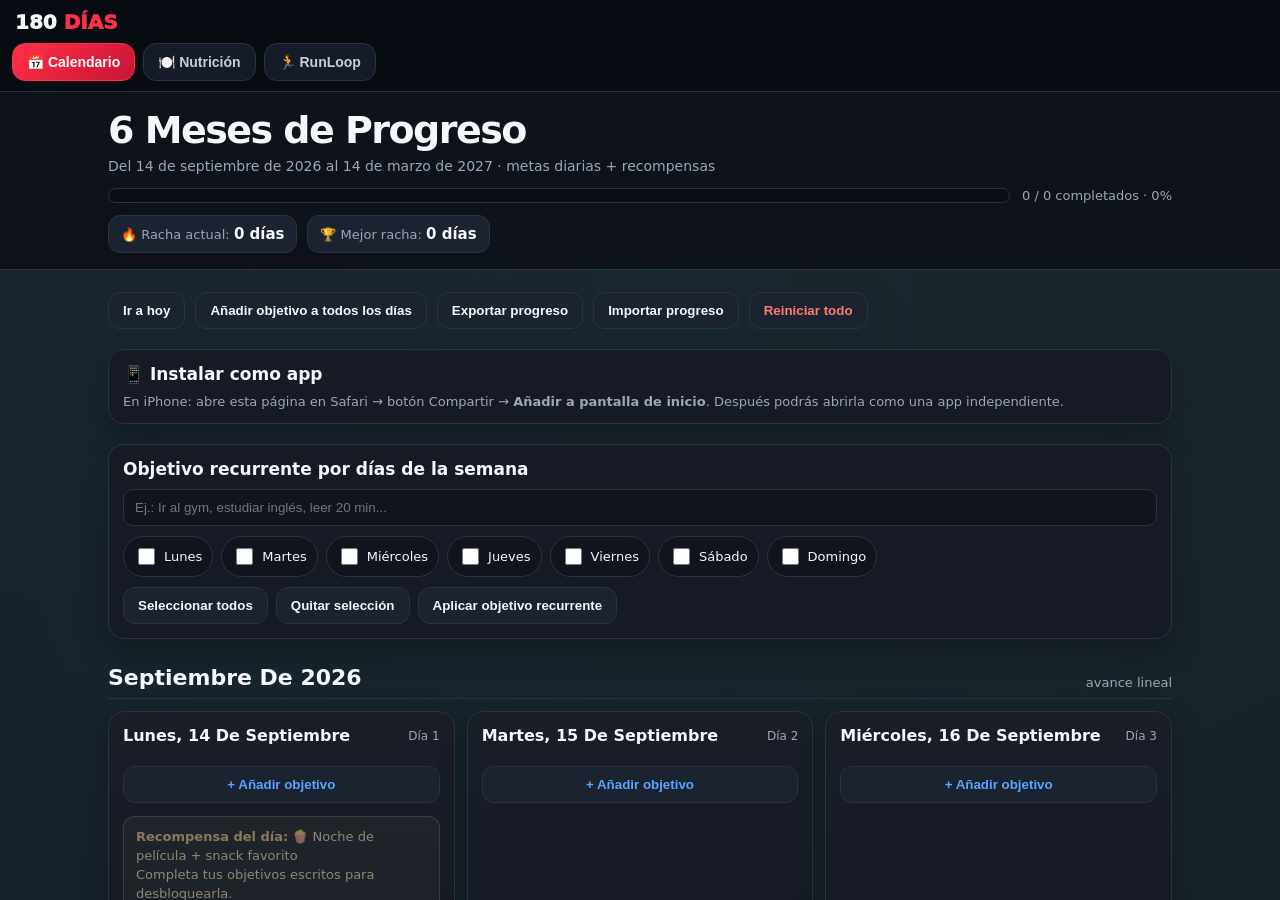
<file: index.html>
<!DOCTYPE html>
<html lang="es"><head><meta charset="UTF-8"><meta name="viewport" content="width=device-width,initial-scale=1.0,viewport-fit=cover"><meta name="theme-color" content="#0d1017"><link rel="manifest" href="manifest.json"><link rel="apple-touch-icon" href="icon-192.png"><title>180 Days</title><style>:root{--bg:#0d1017;--line:#2a3344;--text:#f5f7fb;--red:#ff3048}*{box-sizing:border-box}html,body{margin:0;width:100%;height:100%;overflow:hidden;background:var(--bg);font-family:Inter,ui-sans-serif,system-ui,-apple-system,BlinkMacSystemFont,"Segoe UI",sans-serif;color:var(--text)}.shell{height:100dvh;display:grid;grid-template-rows:auto 1fr}.nav-wrap{padding:calc(10px + env(safe-area-inset-top)) 12px 10px;background:rgba(8,12,19,.97);border-bottom:1px solid var(--line);z-index:20}.brand{font-size:20px;font-weight:950;margin:0 0 9px 3px}.brand span{color:var(--red)}.tabs{display:flex;gap:8px;overflow-x:auto}.tab{border:1px solid var(--line);background:#151b27;color:#c7d0df;border-radius:13px;padding:10px 14px;font-weight:900;font-size:14px;white-space:nowrap}.tab.active{background:linear-gradient(135deg,#ff3048,#c91434);border-color:#ff3048;color:#fff}.view{width:100%;height:100%;border:0;background:var(--bg);display:block}</style></head><body><div class="shell"><header class="nav-wrap"><div class="brand">180 <span>DÍAS</span></div><nav class="tabs"><button class="tab active" data-page="calendar.html">📅 Calendario</button><button class="tab" data-page="nutrition.html">🍽️ Nutrición</button><button class="tab" data-page="runloop.html">🏃 RunLoop</button></nav></header><iframe id="appView" class="view" src="calendar.html" allow="geolocation *"></iframe></div><script>const frame=document.getElementById('appView'),tabs=[...document.querySelectorAll('.tab')];function openPage(p){frame.src=p;tabs.forEach(t=>t.classList.toggle('active',t.dataset.page===p));location.hash=p.replace('.html','')}tabs.forEach(t=>t.onclick=()=>openPage(t.dataset.page));const h=location.hash.slice(1);if(h==='nutrition')openPage('nutrition.html');else if(h==='runloop')openPage('runloop.html');</script></body></html>
</file>
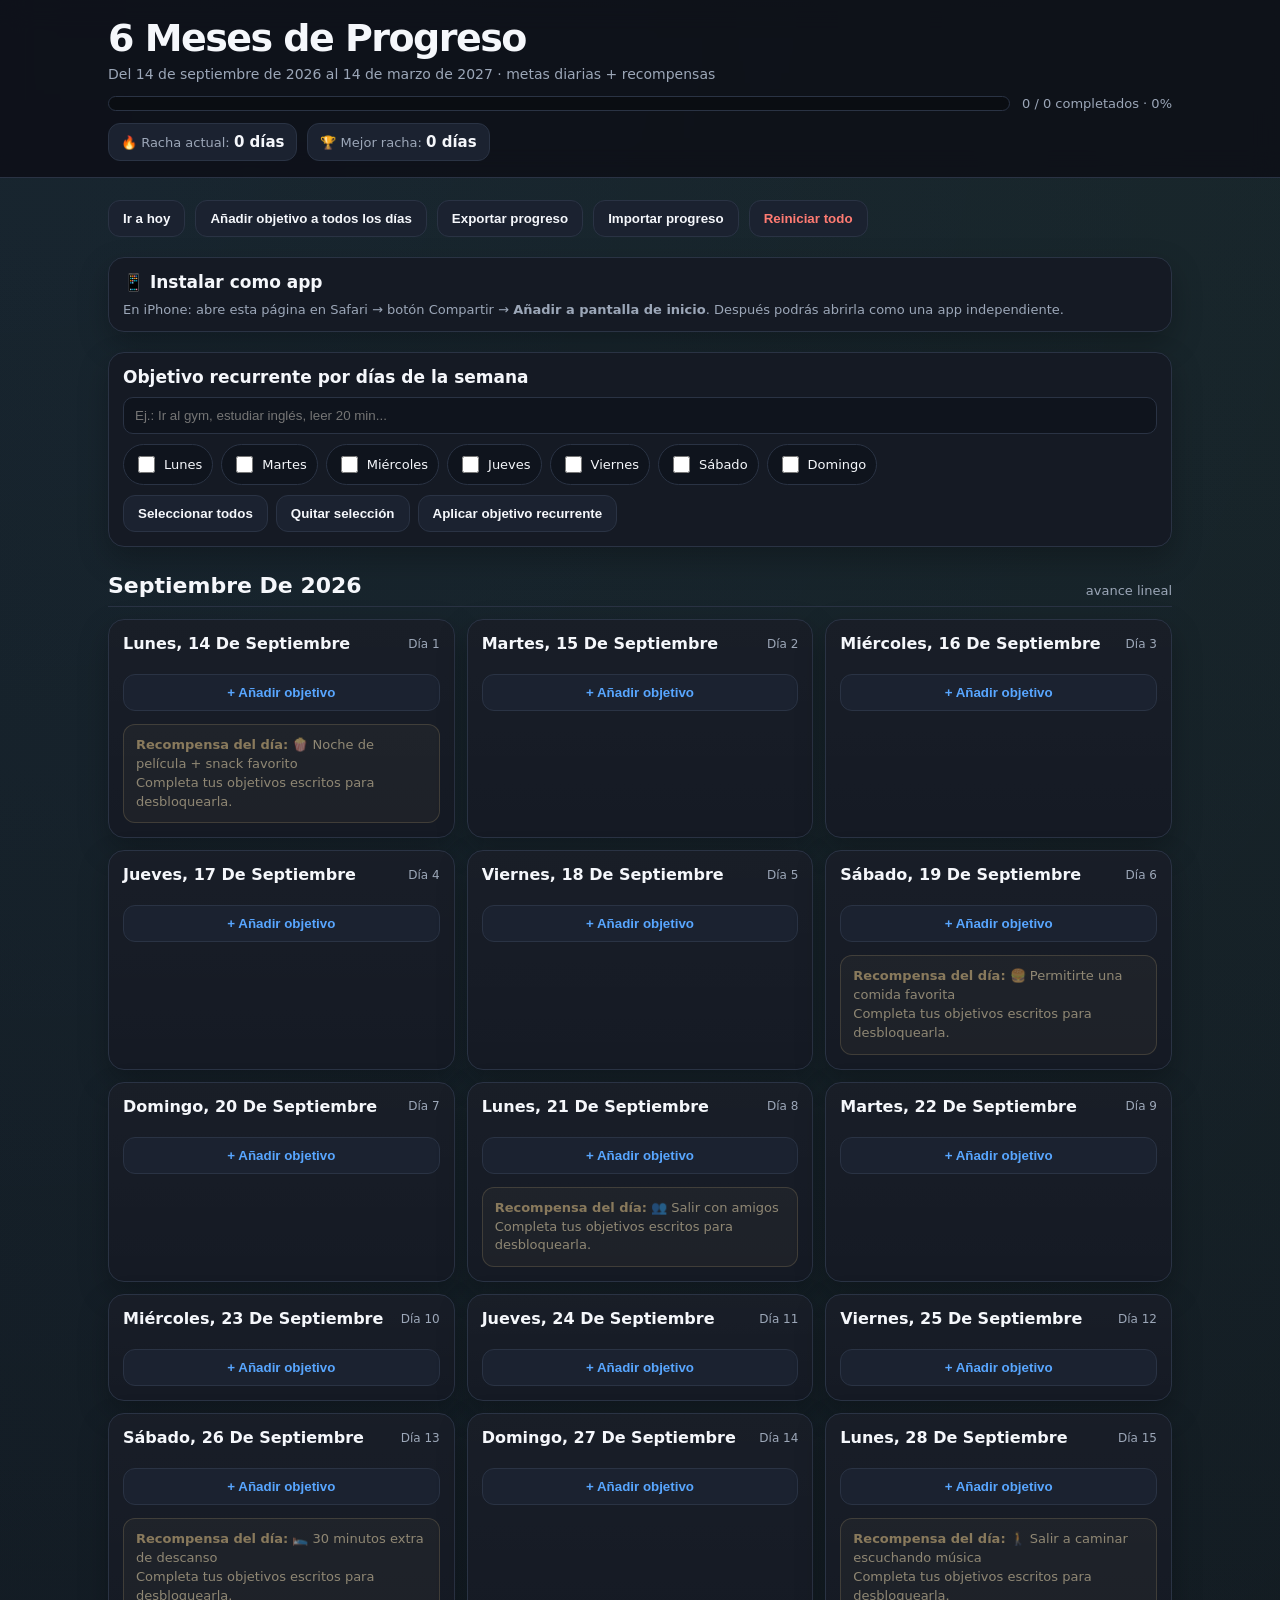
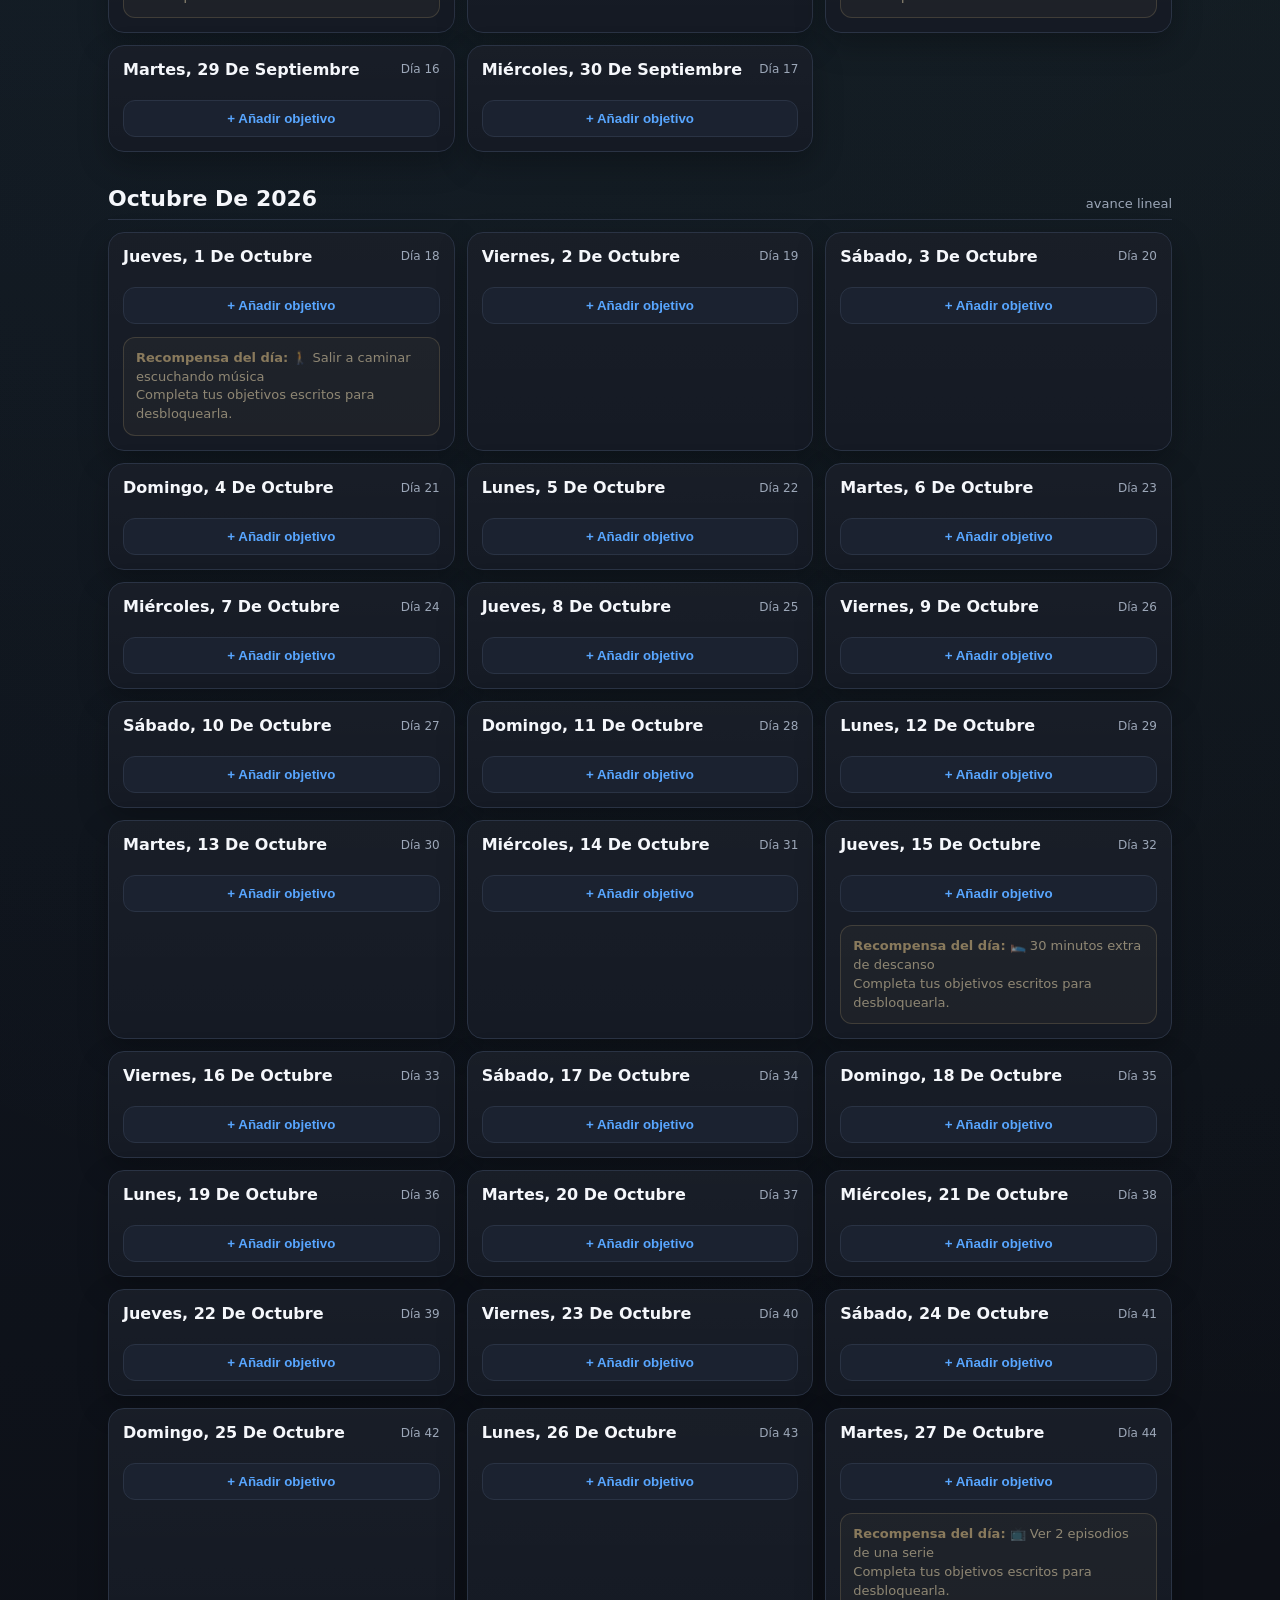
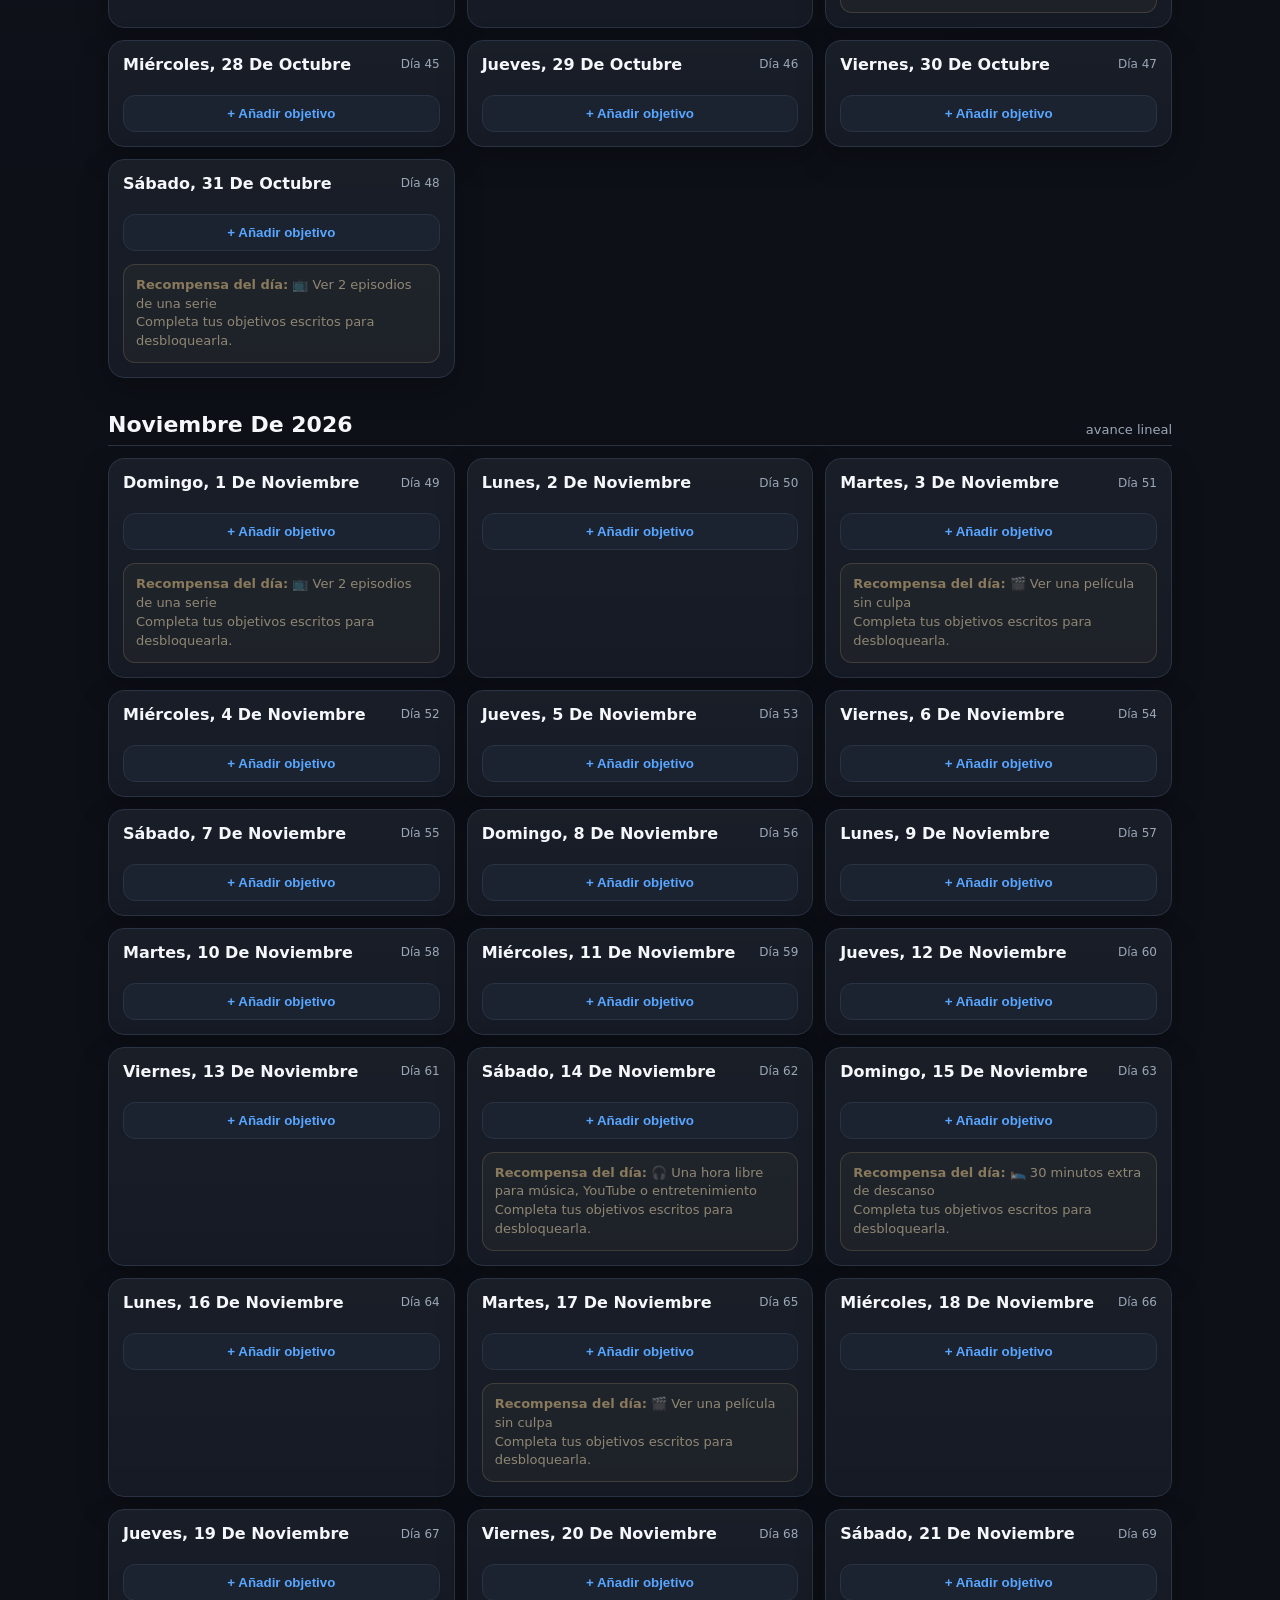
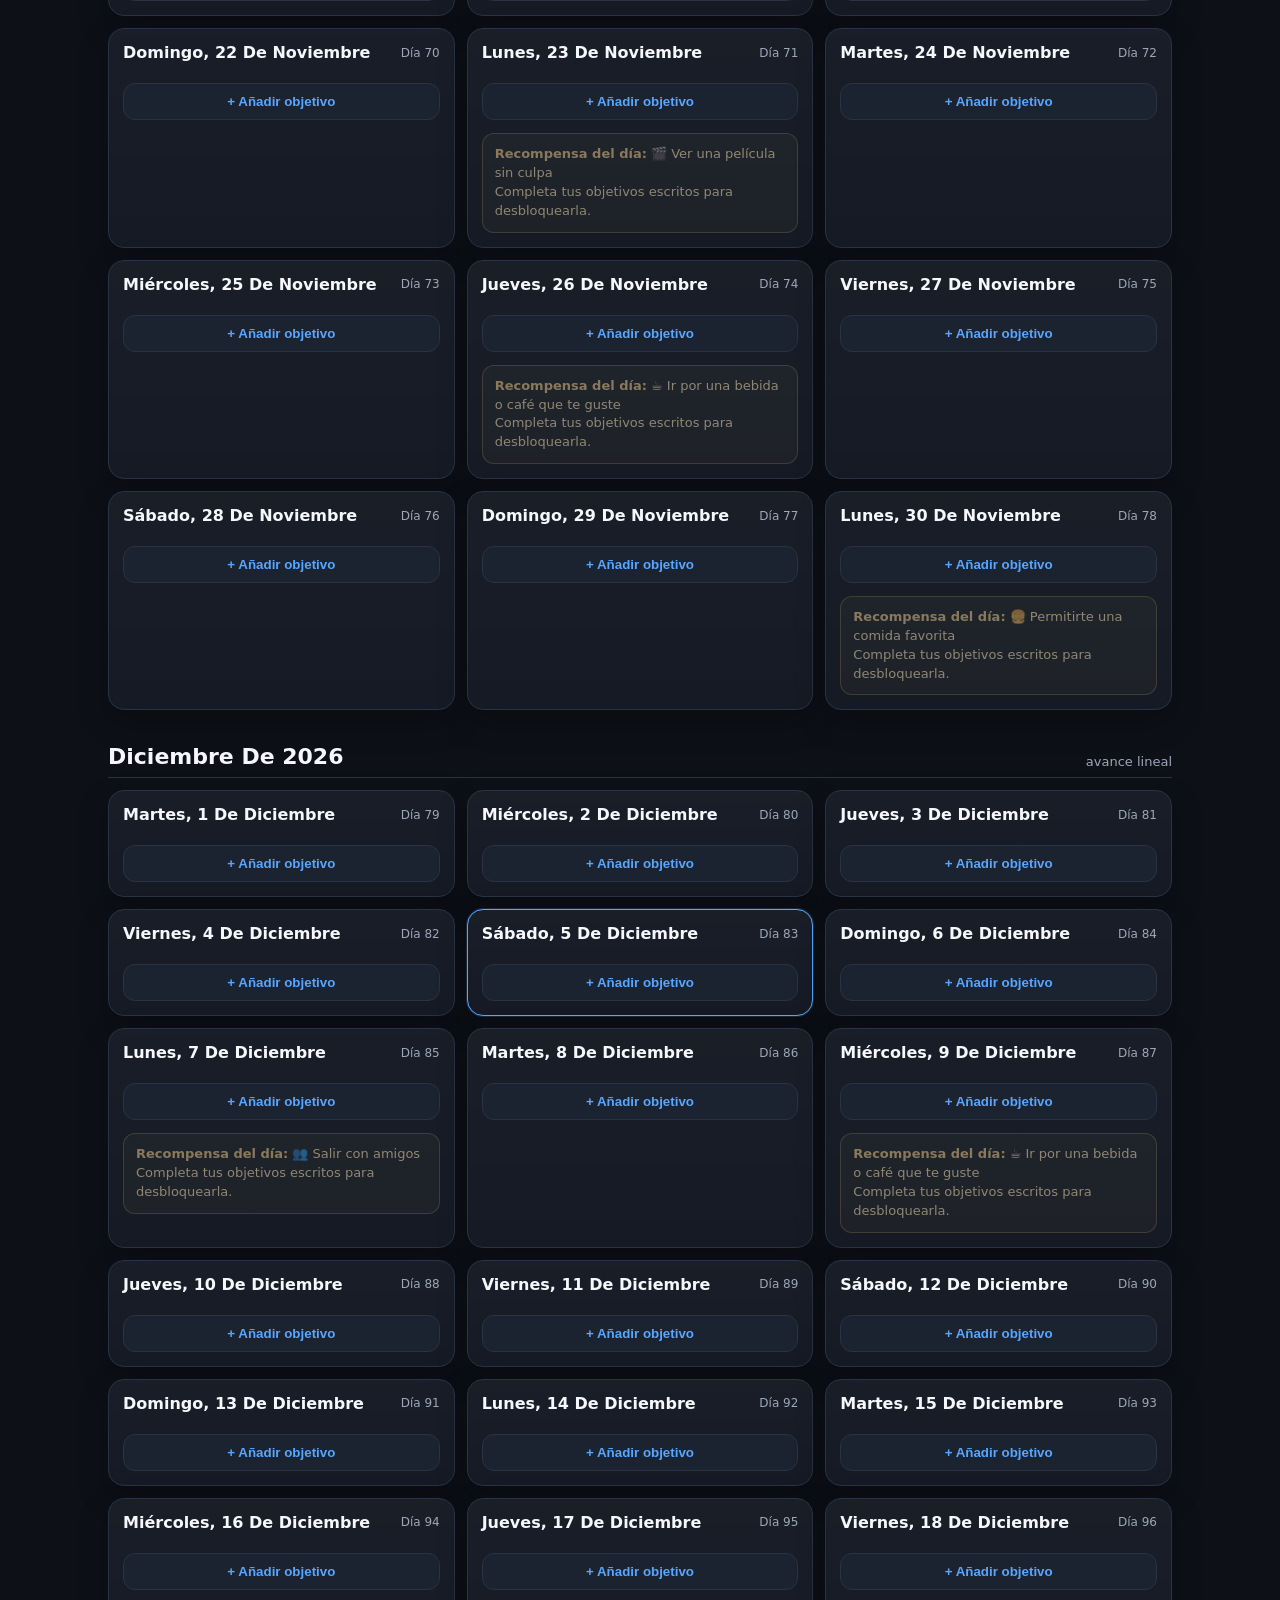
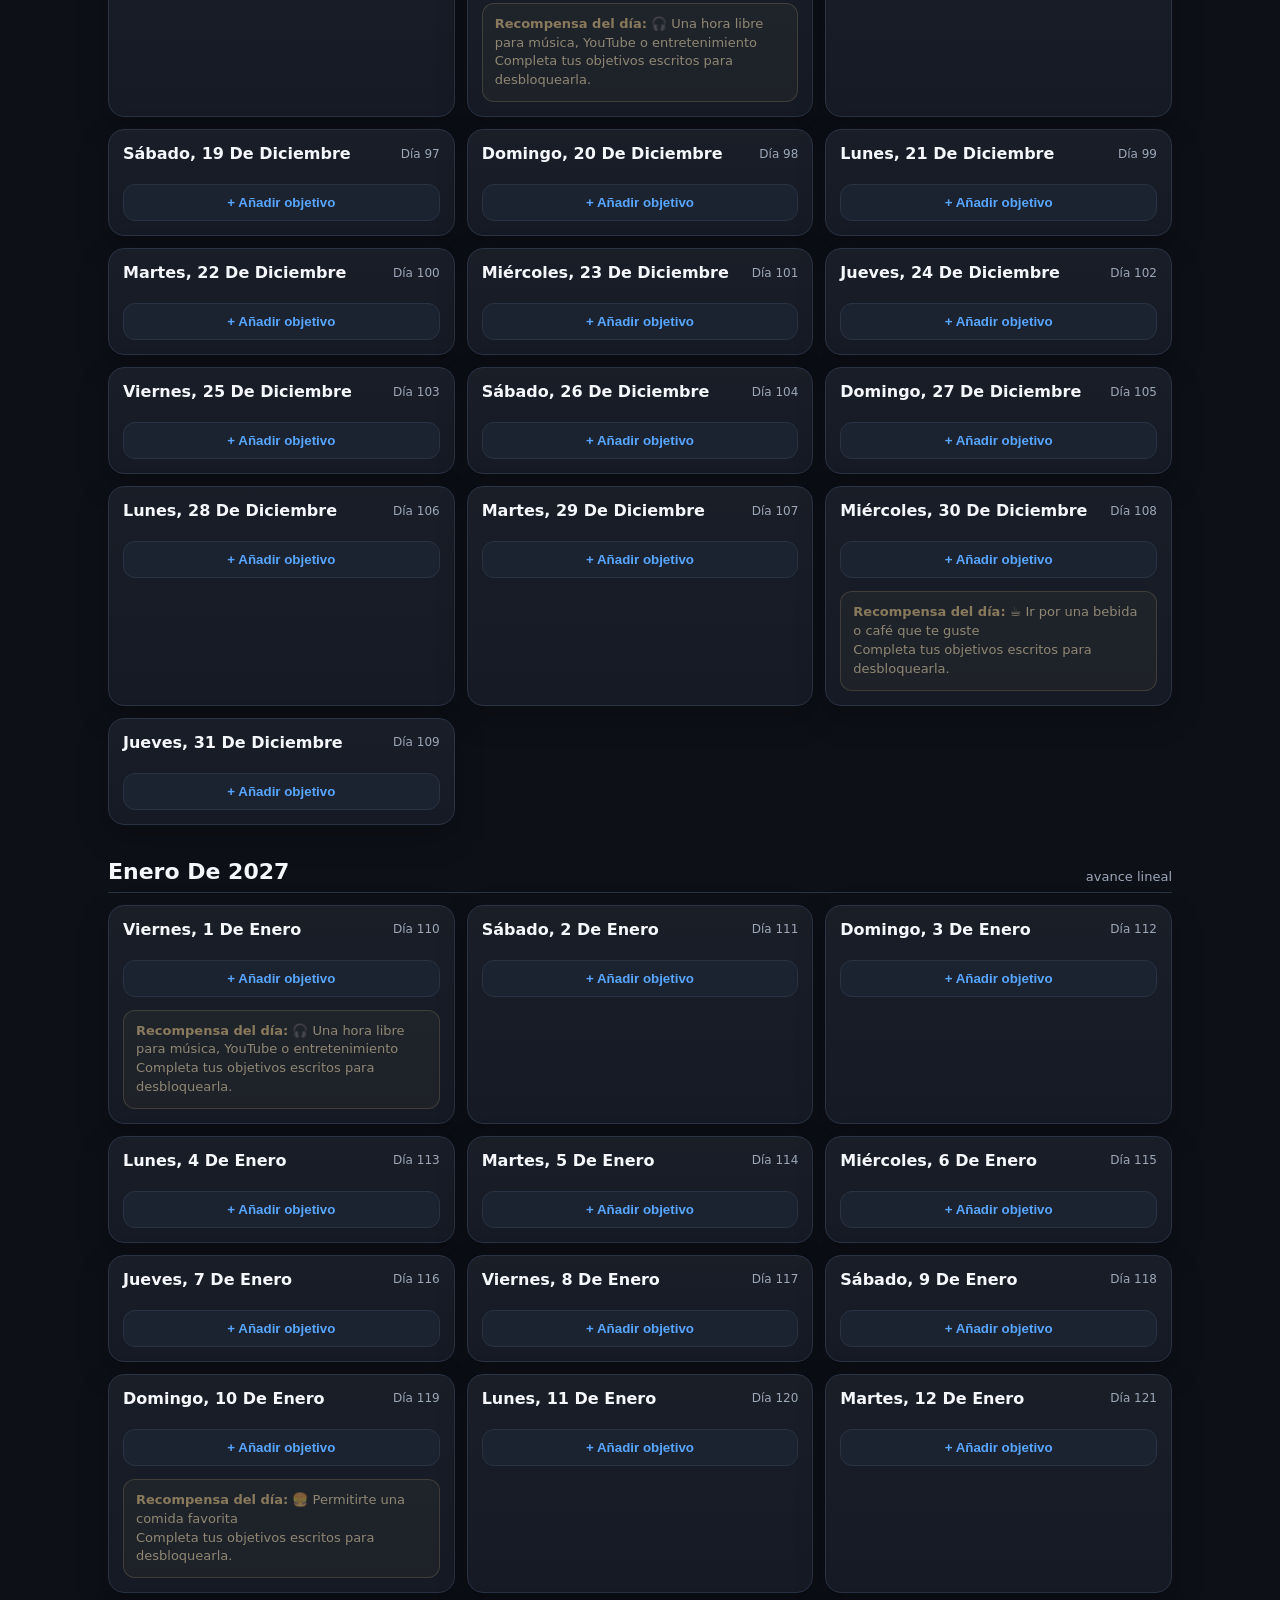
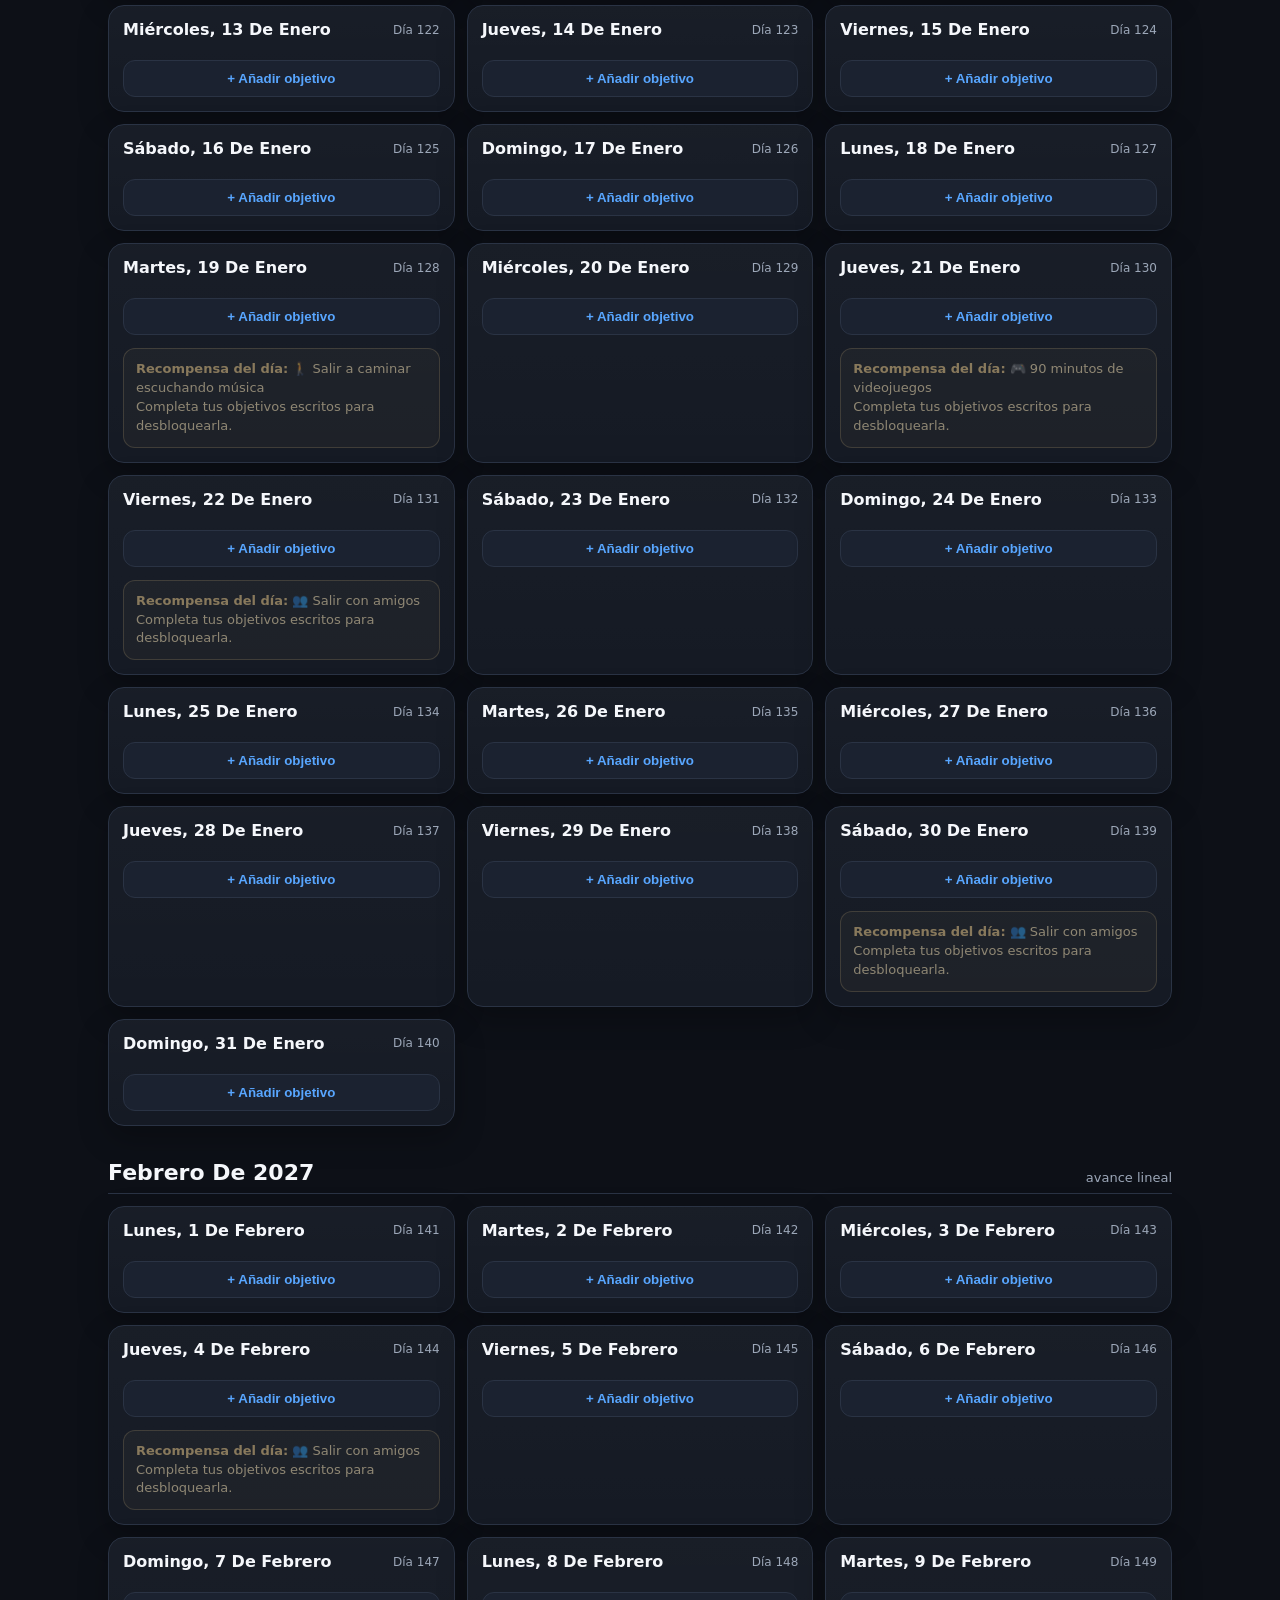
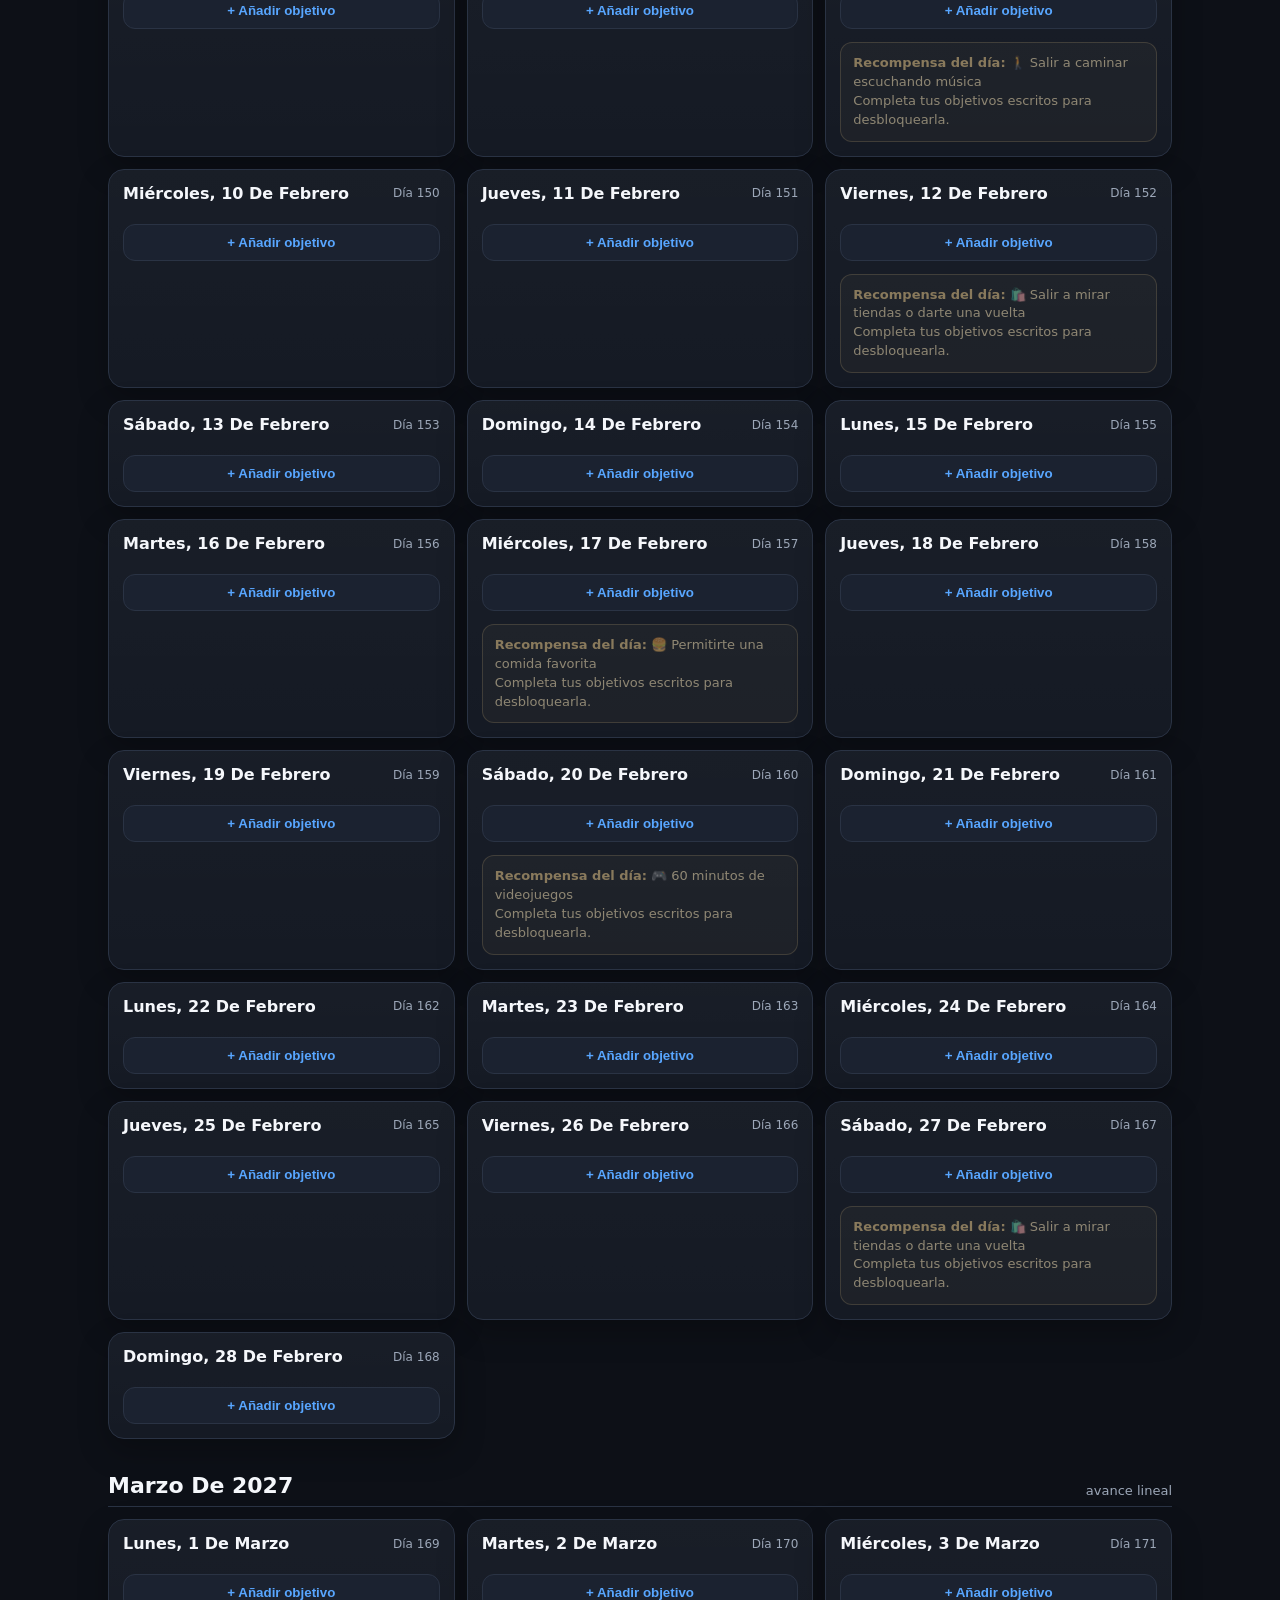
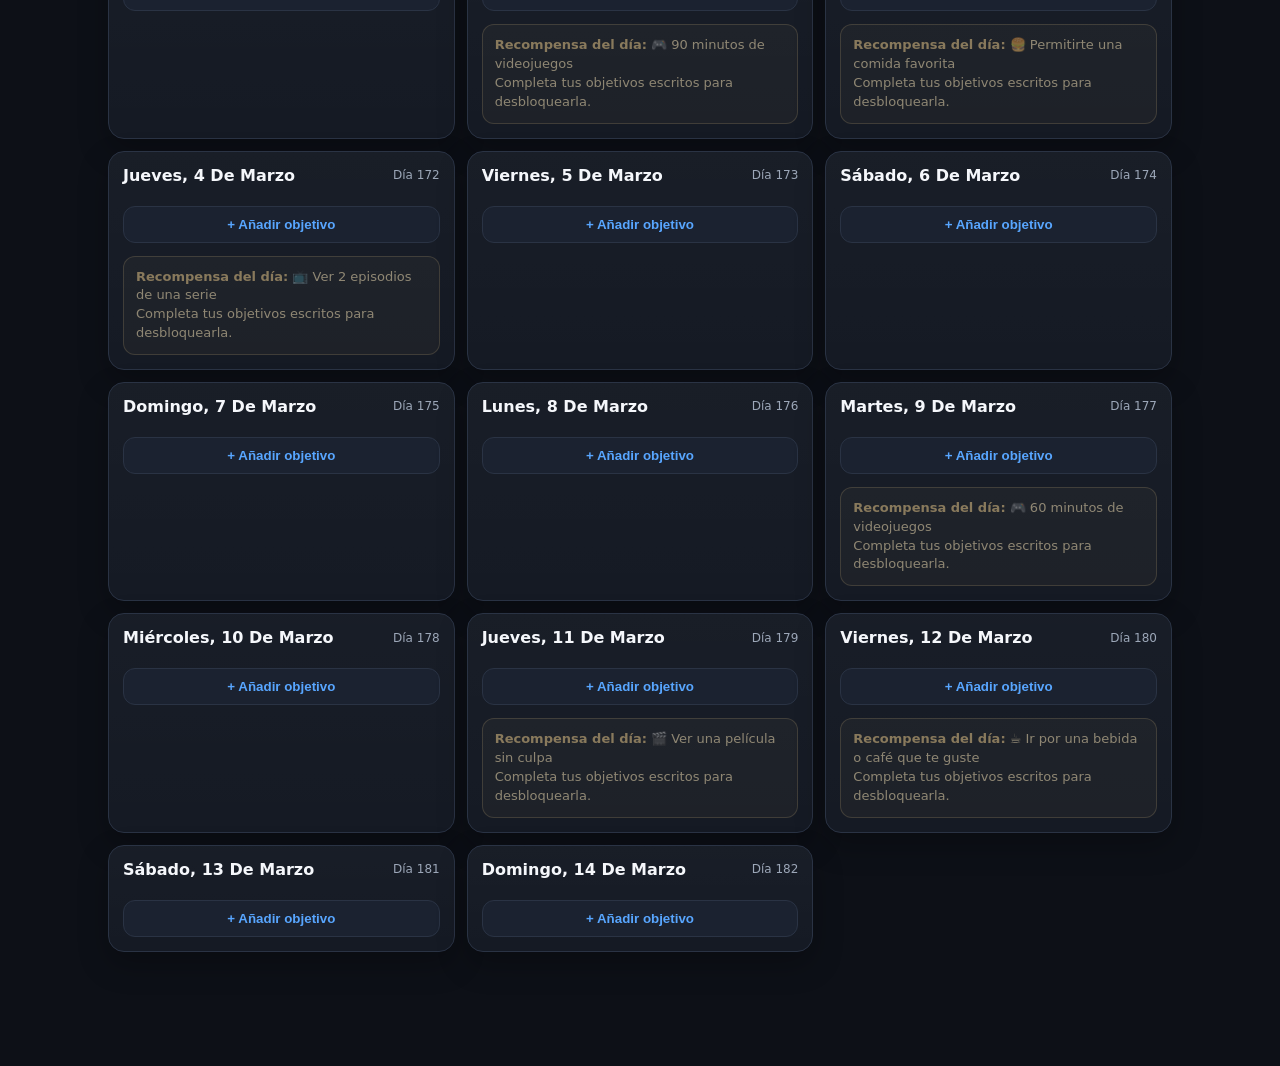
<file: calendar.html>
<!DOCTYPE html>
<html lang="es">
<head>
  <meta charset="UTF-8" />
  <meta name="viewport" content="width=device-width, initial-scale=1.0" />
  <title>180 Days</title>
  <meta name="theme-color" content="#0d1017" />
  <meta name="apple-mobile-web-app-capable" content="yes" />
  <meta name="apple-mobile-web-app-status-bar-style" content="black-translucent" />
  <meta name="apple-mobile-web-app-title" content="180 Days" />
  <link rel="manifest" href="manifest.json" />
  <link rel="apple-touch-icon" href="icon-192.png" />

  <style>
    :root {
      --bg: #0d1017;
      --card: #151a24;
      --card-2: #1b2230;
      --text: #f5f7fb;
      --muted: #9ca7b8;
      --line: #2a3344;
      --accent: #7ee787;
      --accent-2: #58a6ff;
      --reward: #f0c674;
      --danger: #ff7b72;
      --shadow: 0 12px 30px rgba(0,0,0,.25);
    }

    * { box-sizing: border-box; }

    body {
      margin: 0;
      font-family: Inter, ui-sans-serif, system-ui, -apple-system, BlinkMacSystemFont, "Segoe UI", sans-serif;
      background:
        radial-gradient(circle at top left, rgba(88,166,255,.09), transparent 28%),
        radial-gradient(circle at top right, rgba(126,231,135,.07), transparent 25%),
        var(--bg);
      color: var(--text);
      min-height: 100vh;
    }

    header {
      position: sticky;
      top: 0;
      z-index: 20;
      backdrop-filter: blur(14px);
      background: rgba(13,16,23,.87);
      border-bottom: 1px solid var(--line);
    }

    .header-inner {
      max-width: 1100px;
      margin: auto;
      padding: 16px 18px;
    }

    h1 {
      margin: 0 0 6px;
      font-size: clamp(24px, 4vw, 38px);
      letter-spacing: -0.04em;
    }

    .subtitle {
      color: var(--muted);
      font-size: 14px;
      margin-bottom: 14px;
    }

    .topbar {
      display: grid;
      grid-template-columns: 1fr auto;
      gap: 12px;
      align-items: center;
    }

    .progress-wrap {
      background: #0a0d12;
      border: 1px solid var(--line);
      height: 15px;
      border-radius: 999px;
      overflow: hidden;
    }

    .progress-bar {
      height: 100%;
      width: 0%;
      background: linear-gradient(90deg, var(--accent-2), var(--accent));
      transition: width .25s ease;
    }

    .stats {
      color: var(--muted);
      font-size: 13px;
      white-space: nowrap;
    }

    main {
      max-width: 1100px;
      margin: 0 auto;
      padding: 22px 18px 80px;
    }

    .controls {
      display: flex;
      gap: 10px;
      flex-wrap: wrap;
      margin-bottom: 20px;
    }

    button {
      border: 1px solid var(--line);
      background: var(--card-2);
      color: var(--text);
      padding: 10px 14px;
      border-radius: 12px;
      font-weight: 700;
      cursor: pointer;
    }

    button:hover { filter: brightness(1.08); }

    .danger {
      color: var(--danger);
    }

    .month {
      margin: 26px 0 34px;
    }

    .month-title {
      display: flex;
      justify-content: space-between;
      gap: 10px;
      align-items: end;
      margin-bottom: 12px;
      border-bottom: 1px solid var(--line);
      padding-bottom: 8px;
    }

    .month-title h2 {
      margin: 0;
      font-size: 22px;
      text-transform: capitalize;
    }

    .month-title span {
      color: var(--muted);
      font-size: 13px;
    }

    .days {
      display: grid;
      gap: 12px;
    }

    .day {
      background: linear-gradient(180deg, rgba(255,255,255,.015), rgba(255,255,255,0)), var(--card);
      border: 1px solid var(--line);
      border-radius: 16px;
      padding: 14px;
      box-shadow: var(--shadow);
    }

    .day.today {
      border-color: var(--accent-2);
      box-shadow: 0 0 0 1px rgba(88,166,255,.18), var(--shadow);
    }

    .day.done-all {
      border-color: rgba(126,231,135,.65);
    }

    .day-head {
      display: flex;
      justify-content: space-between;
      gap: 12px;
      margin-bottom: 12px;
      align-items: center;
    }

    .date {
      font-weight: 800;
      text-transform: capitalize;
    }

    .day-index {
      color: var(--muted);
      font-size: 12px;
    }

    .goals {
      display: grid;
      gap: 8px;
    }

    .goal-row {
      display: grid;
      grid-template-columns: 26px 1fr 36px;
      gap: 8px;
      align-items: center;
    }

    input[type="checkbox"] {
      width: 20px;
      height: 20px;
      accent-color: var(--accent);
      cursor: pointer;
    }

    .goal-input {
      width: 100%;
      min-width: 0;
      border: 1px solid var(--line);
      background: #0f141d;
      color: var(--text);
      border-radius: 10px;
      padding: 10px 11px;
      outline: none;
    }

    .goal-input:focus {
      border-color: var(--accent-2);
    }

    .goal-row.checked .goal-input {
      text-decoration: line-through;
      color: var(--muted);
      opacity: .75;
    }

    .icon-btn {
      padding: 7px 0;
      border-radius: 10px;
    }

    .add-goal {
      width: 100%;
      margin-top: 9px;
      color: var(--accent-2);
    }

    .reward {
      margin-top: 13px;
      padding: 11px 12px;
      border-radius: 12px;
      border: 1px solid rgba(240,198,116,.32);
      background: rgba(240,198,116,.08);
      color: #f7dfa5;
      font-size: 13px;
      line-height: 1.45;
    }

    .reward strong { color: var(--reward); }

    .reward.locked {
      opacity: .55;
      filter: grayscale(.25);
    }

    .empty-note {
      color: var(--muted);
      font-size: 13px;
      margin-top: 10px;
    }

    @media (min-width: 760px) {
      .days {
        grid-template-columns: repeat(2, minmax(0, 1fr));
      }
    }

    @media (min-width: 1050px) {
      .days {
        grid-template-columns: repeat(3, minmax(0, 1fr));
      }
    }

    .recurring-panel {
      background: var(--card);
      border: 1px solid var(--line);
      border-radius: 16px;
      padding: 14px;
      margin-bottom: 20px;
      box-shadow: var(--shadow);
    }

    .recurring-panel h3 {
      margin: 0 0 10px;
      font-size: 17px;
    }

    .recurring-grid {
      display: grid;
      gap: 10px;
    }

    .weekdays {
      display: flex;
      flex-wrap: wrap;
      gap: 8px;
    }

    .weekday-chip {
      display: inline-flex;
      align-items: center;
      gap: 6px;
      background: #0f141d;
      border: 1px solid var(--line);
      padding: 8px 10px;
      border-radius: 999px;
      font-size: 13px;
    }

    .weekday-chip input {
      width: 17px;
      height: 17px;
    }

    .recurring-panel input[type="text"],
    .recurring-panel select {
      width: 100%;
      border: 1px solid var(--line);
      background: #0f141d;
      color: var(--text);
      border-radius: 10px;
      padding: 10px 11px;
      outline: none;
    }

    .recurring-actions {
      display: flex;
      gap: 8px;
      flex-wrap: wrap;
    }


    .streaks {
      display: flex;
      gap: 10px;
      flex-wrap: wrap;
      margin-top: 12px;
    }

    .streak-card {
      background: var(--card-2);
      border: 1px solid var(--line);
      border-radius: 12px;
      padding: 9px 12px;
      font-size: 13px;
      color: var(--muted);
    }

    .streak-card strong {
      color: var(--text);
      font-size: 15px;
    }

    .day.streak-day {
      box-shadow: 0 0 0 1px rgba(126,231,135,.22), var(--shadow);
    }

  </style>
</head>
<body>
  <header>
    <div class="header-inner">
      <h1>6 Meses de Progreso</h1>
      <div class="subtitle">Del 14 de septiembre de 2026 al 14 de marzo de 2027 · metas diarias + recompensas</div>
      <div class="topbar">
        <div class="progress-wrap"><div class="progress-bar" id="progressBar"></div></div>
        <div class="stats" id="stats">0 / 0 completados</div>
      </div>
      <div class="streaks">
        <div class="streak-card">🔥 Racha actual: <strong id="currentStreak">0 días</strong></div>
        <div class="streak-card">🏆 Mejor racha: <strong id="bestStreak">0 días</strong></div>
      </div>
    </div>
  </header>

  <main>
    <div class="controls">
      <button onclick="scrollToday()">Ir a hoy</button>
      <button onclick="addGoalToAll()">Añadir objetivo a todos los días</button>
      <button onclick="exportData()">Exportar progreso</button>
      <button onclick="importData()">Importar progreso</button>
      <button class="danger" onclick="resetAll()">Reiniciar todo</button>
    </div>


    <section class="recurring-panel">
      <h3>📱 Instalar como app</h3>
      <div class="empty-note">
        En iPhone: abre esta página en Safari → botón Compartir → <strong>Añadir a pantalla de inicio</strong>.
        Después podrás abrirla como una app independiente.
      </div>
    </section>

    <section class="recurring-panel">
      <h3>Objetivo recurrente por días de la semana</h3>
      <div class="recurring-grid">
        <input id="recurringGoalText" type="text" placeholder="Ej.: Ir al gym, estudiar inglés, leer 20 min..." />

        <div class="weekdays">
          <label class="weekday-chip"><input type="checkbox" value="1" class="weekday-check"> Lunes</label>
          <label class="weekday-chip"><input type="checkbox" value="2" class="weekday-check"> Martes</label>
          <label class="weekday-chip"><input type="checkbox" value="3" class="weekday-check"> Miércoles</label>
          <label class="weekday-chip"><input type="checkbox" value="4" class="weekday-check"> Jueves</label>
          <label class="weekday-chip"><input type="checkbox" value="5" class="weekday-check"> Viernes</label>
          <label class="weekday-chip"><input type="checkbox" value="6" class="weekday-check"> Sábado</label>
          <label class="weekday-chip"><input type="checkbox" value="0" class="weekday-check"> Domingo</label>
        </div>

        <div class="recurring-actions">
          <button onclick="selectAllWeekdays()">Seleccionar todos</button>
          <button onclick="clearWeekdays()">Quitar selección</button>
          <button onclick="addRecurringGoal()">Aplicar objetivo recurrente</button>
        </div>
      </div>
    </section>

    <div id="calendar"></div>
  </main>

<script>
const START = new Date('2026-09-14T00:00:00');
const END = new Date('2027-03-14T00:00:00');
const STORAGE_KEY = 'avance_lineal_6_meses_v1';

const rewardPool = [
  '🎮 60 minutos de videojuegos',
  '🎮 90 minutos de videojuegos',
  '🎬 Ver una película sin culpa',
  '🍿 Noche de película + snack favorito',
  '🚶 Salir a caminar escuchando música',
  '☕ Ir por una bebida o café que te guste',
  '🍔 Permitirte una comida favorita',
  '📺 Ver 2 episodios de una serie',
  '🛌 30 minutos extra de descanso',
  '🛍️ Salir a mirar tiendas o darte una vuelta',
  '👥 Salir con amigos',
  '🎧 Una hora libre para música, YouTube o entretenimiento'
];

const defaultGoalPlaceholders = [
  'Objetivo principal del día',
  'Objetivo secundario',
  'Hábito / mejora personal'
];

let state = loadState();

function keyFor(date) {
  return date.toISOString().slice(0,10);
}

function loadState() {
  try {
    const loaded = JSON.parse(localStorage.getItem(STORAGE_KEY)) || { days: {}, rewards: {} };

    // Remove empty default rows from earlier versions while preserving real goals.
    if (loaded.days) {
      Object.values(loaded.days).forEach(day => {
        if (Array.isArray(day.goals)) {
          day.goals = day.goals.filter(goal => goal.text && goal.text.trim());
        }
      });
    }

    return loaded;
  } catch {
    return { days: {}, rewards: {} };
  }
}

function saveState() {
  localStorage.setItem(STORAGE_KEY, JSON.stringify(state));
  updateProgress();
}

function seededRandom(str) {
  let h = 2166136261;
  for (let i = 0; i < str.length; i++) {
    h ^= str.charCodeAt(i);
    h = Math.imul(h, 16777619);
  }
  return (h >>> 0) / 4294967296;
}

function rewardForDate(date) {
  const key = keyFor(date);
  if (state.rewards[key] !== undefined) return state.rewards[key];

  const chance = seededRandom(key + '-reward-chance');
  if (chance < 0.24) {
    const idx = Math.floor(seededRandom(key + '-reward-pick') * rewardPool.length);
    state.rewards[key] = rewardPool[idx];
  } else {
    state.rewards[key] = null;
  }
  localStorage.setItem(STORAGE_KEY, JSON.stringify(state));
  return state.rewards[key];
}

function ensureDay(key) {
  if (!state.days[key]) {
    state.days[key] = {
      goals: []
    };
  }
  return state.days[key];
}

function monthName(date) {
  return date.toLocaleDateString('es-ES', { month: 'long', year: 'numeric' });
}

function fullDate(date) {
  return date.toLocaleDateString('es-ES', {
    weekday: 'long', day: 'numeric', month: 'long'
  });
}

function render() {
  const root = document.getElementById('calendar');
  root.innerHTML = '';

  let current = new Date(START);
  let monthBlock = null;
  let monthDays = null;
  let currentMonth = -1;
  let dayIndex = 1;

  while (current <= END) {
    if (current.getMonth() !== currentMonth) {
      currentMonth = current.getMonth();
      monthBlock = document.createElement('section');
      monthBlock.className = 'month';

      const title = document.createElement('div');
      title.className = 'month-title';
      title.innerHTML = `<h2>${monthName(current)}</h2><span>avance lineal</span>`;

      monthDays = document.createElement('div');
      monthDays.className = 'days';

      monthBlock.appendChild(title);
      monthBlock.appendChild(monthDays);
      root.appendChild(monthBlock);
    }

    monthDays.appendChild(renderDay(new Date(current), dayIndex));
    current.setDate(current.getDate() + 1);
    dayIndex++;
  }

  updateProgress();
}

function renderDay(date, dayIndex) {
  const key = keyFor(date);
  const data = ensureDay(key);
  const card = document.createElement('article');
  card.className = 'day';
  card.id = `day-${key}`;

  const todayKey = keyFor(new Date());
  if (key === todayKey) card.classList.add('today');

  const head = document.createElement('div');
  head.className = 'day-head';
  head.innerHTML = `<div class="date">${fullDate(date)}</div><div class="day-index">Día ${dayIndex}</div>`;
  card.appendChild(head);

  const goals = document.createElement('div');
  goals.className = 'goals';

  data.goals.forEach((goal, idx) => {
    goals.appendChild(renderGoalRow(key, idx, goal));
  });

  card.appendChild(goals);

  const add = document.createElement('button');
  add.className = 'add-goal';
  add.textContent = '+ Añadir objetivo';
  add.onclick = () => {
    data.goals.push({ text: '', done: false });
    saveState();
    render();
    setTimeout(() => {
      const inputs = document.querySelectorAll(`#day-${key} .goal-input`);
      inputs[inputs.length - 1]?.focus();
    }, 0);
  };
  card.appendChild(add);

  const reward = rewardForDate(date);
  if (reward) {
    const rewardBox = document.createElement('div');
    rewardBox.className = 'reward';

    const allFilledGoals = data.goals.filter(g => g.text.trim());
    const rewardUnlocked = allFilledGoals.length > 0 && allFilledGoals.every(g => g.done);
    if (!rewardUnlocked) rewardBox.classList.add('locked');

    rewardBox.innerHTML = rewardUnlocked
      ? `<strong>Recompensa desbloqueada:</strong> ${reward}`
      : `<strong>Recompensa del día:</strong> ${reward}<br><span>Completa tus objetivos escritos para desbloquearla.</span>`;

    card.appendChild(rewardBox);
  }

  setDayCompletionClass(card, data);
  if (dayIsComplete(date)) card.classList.add('streak-day');
  return card;
}

function renderGoalRow(dayKey, idx, goal) {
  const row = document.createElement('div');
  row.className = 'goal-row' + (goal.done ? ' checked' : '');

  const check = document.createElement('input');
  check.type = 'checkbox';
  check.checked = goal.done;
  check.onchange = () => {
    state.days[dayKey].goals[idx].done = check.checked;
    saveState();
    render();
  };

  const input = document.createElement('input');
  input.className = 'goal-input';
  input.type = 'text';
  input.placeholder = defaultGoalPlaceholders[idx] || 'Escribe un objetivo';
  input.value = goal.text;
  input.oninput = () => {
    state.days[dayKey].goals[idx].text = input.value;
    saveState();
  };

  const del = document.createElement('button');
  del.className = 'icon-btn';
  del.textContent = '×';
  del.title = 'Eliminar objetivo';
  del.onclick = () => {
    state.days[dayKey].goals.splice(idx, 1);
    saveState();
    render();
  };

  row.append(check, input, del);
  return row;
}

function setDayCompletionClass(card, data) {
  const filled = data.goals.filter(g => g.text.trim());
  if (filled.length && filled.every(g => g.done)) card.classList.add('done-all');
}

function dayIsComplete(date) {
  const key = keyFor(date);
  const day = state.days[key];
  if (!day || !Array.isArray(day.goals)) return false;

  const filled = day.goals.filter(g => g.text && g.text.trim());
  if (!filled.length) return false;

  return filled.every(g => g.done);
}

function calculateStreaks() {
  const today = new Date();
  today.setHours(0,0,0,0);

  const start = new Date(START);
  start.setHours(0,0,0,0);

  const end = new Date(END);
  end.setHours(0,0,0,0);

  let best = 0;
  let running = 0;

  let d = new Date(start);
  const streakEnd = today < end ? today : end;

  while (d <= streakEnd) {
    if (dayIsComplete(d)) {
      running++;
      if (running > best) best = running;
    } else {
      running = 0;
    }
    d.setDate(d.getDate() + 1);
  }

  let current = 0;
  let cursor = new Date(streakEnd);

  while (cursor >= start && dayIsComplete(cursor)) {
    current++;
    cursor.setDate(cursor.getDate() - 1);
  }

  return { current, best };
}

function updateProgress() {
  let total = 0;
  let done = 0;

  Object.values(state.days).forEach(day => {
    day.goals.forEach(goal => {
      if (goal.text.trim()) {
        total++;
        if (goal.done) done++;
      }
    });
  });

  const pct = total ? Math.round((done / total) * 100) : 0;
  document.getElementById('progressBar').style.width = `${pct}%`;
  document.getElementById('stats').textContent = `${done} / ${total} completados · ${pct}%`;

  const streaks = calculateStreaks();
  document.getElementById('currentStreak').textContent =
    `${streaks.current} día${streaks.current === 1 ? '' : 's'}`;
  document.getElementById('bestStreak').textContent =
    `${streaks.best} día${streaks.best === 1 ? '' : 's'}`;
}
function scrollToday() {
  const today = keyFor(new Date());
  const target = document.getElementById(`day-${today}`);
  if (target) {
    target.scrollIntoView({ behavior: 'smooth', block: 'center' });
  } else {
    alert('Hoy está fuera del rango de este calendario.');
  }
}

function addGoalToAll() {
  const text = prompt('Objetivo que quieres añadir a todos los días:');
  if (!text || !text.trim()) return;

  let d = new Date(START);
  while (d <= END) {
    const key = keyFor(d);
    const day = ensureDay(key);
    day.goals.push({ text: text.trim(), done: false });
    d.setDate(d.getDate() + 1);
  }
  saveState();
  render();
}


function selectedWeekdays() {
  return Array.from(document.querySelectorAll('.weekday-check:checked'))
    .map(el => Number(el.value));
}

function selectAllWeekdays() {
  document.querySelectorAll('.weekday-check').forEach(el => el.checked = true);
}

function clearWeekdays() {
  document.querySelectorAll('.weekday-check').forEach(el => el.checked = false);
}

function addRecurringGoal() {
  const textEl = document.getElementById('recurringGoalText');
  const text = textEl.value.trim();
  const weekdays = selectedWeekdays();

  if (!text) {
    alert('Escribe primero el objetivo que quieres repetir.');
    return;
  }

  if (!weekdays.length) {
    alert('Selecciona al menos un día de la semana.');
    return;
  }

  let count = 0;
  let d = new Date(START);

  while (d <= END) {
    if (weekdays.includes(d.getDay())) {
      const key = keyFor(d);
      const day = ensureDay(key);

      const alreadyExists = day.goals.some(g =>
        g.text.trim().toLowerCase() === text.toLowerCase()
      );

      if (!alreadyExists) {
        day.goals.push({ text, done: false });
        count++;
      }
    }
    d.setDate(d.getDate() + 1);
  }

  saveState();
  render();
  textEl.value = '';
  clearWeekdays();

  alert(`Objetivo añadido en ${count} día${count === 1 ? '' : 's'} del calendario.`);
}

function exportData() {
  const payload = JSON.stringify(state, null, 2);
  const blob = new Blob([payload], { type: 'application/json' });
  const url = URL.createObjectURL(blob);
  const a = document.createElement('a');
  a.href = url;
  a.download = 'progreso-6-meses.json';
  a.click();
  URL.revokeObjectURL(url);
}

function importData() {
  const input = document.createElement('input');
  input.type = 'file';
  input.accept = '.json,application/json';
  input.onchange = async () => {
    const file = input.files[0];
    if (!file) return;
    try {
      const parsed = JSON.parse(await file.text());
      if (!parsed.days || !parsed.rewards) throw new Error('Formato inválido');
      state = parsed;
      saveState();
      render();
      alert('Progreso importado correctamente.');
    } catch {
      alert('No se pudo importar el archivo.');
    }
  };
  input.click();
}

function resetAll() {
  if (!confirm('¿Seguro que quieres borrar todos los objetivos, checks y progreso?')) return;
  localStorage.removeItem(STORAGE_KEY);
  state = { days: {}, rewards: {} };
  render();
}

render();
</script>

<script>
if ('serviceWorker' in navigator) {
  window.addEventListener('load', () => {
    navigator.serviceWorker.register('./service-worker.js').catch(() => {});
  });
}
</script>

</body>
</html>
</file>
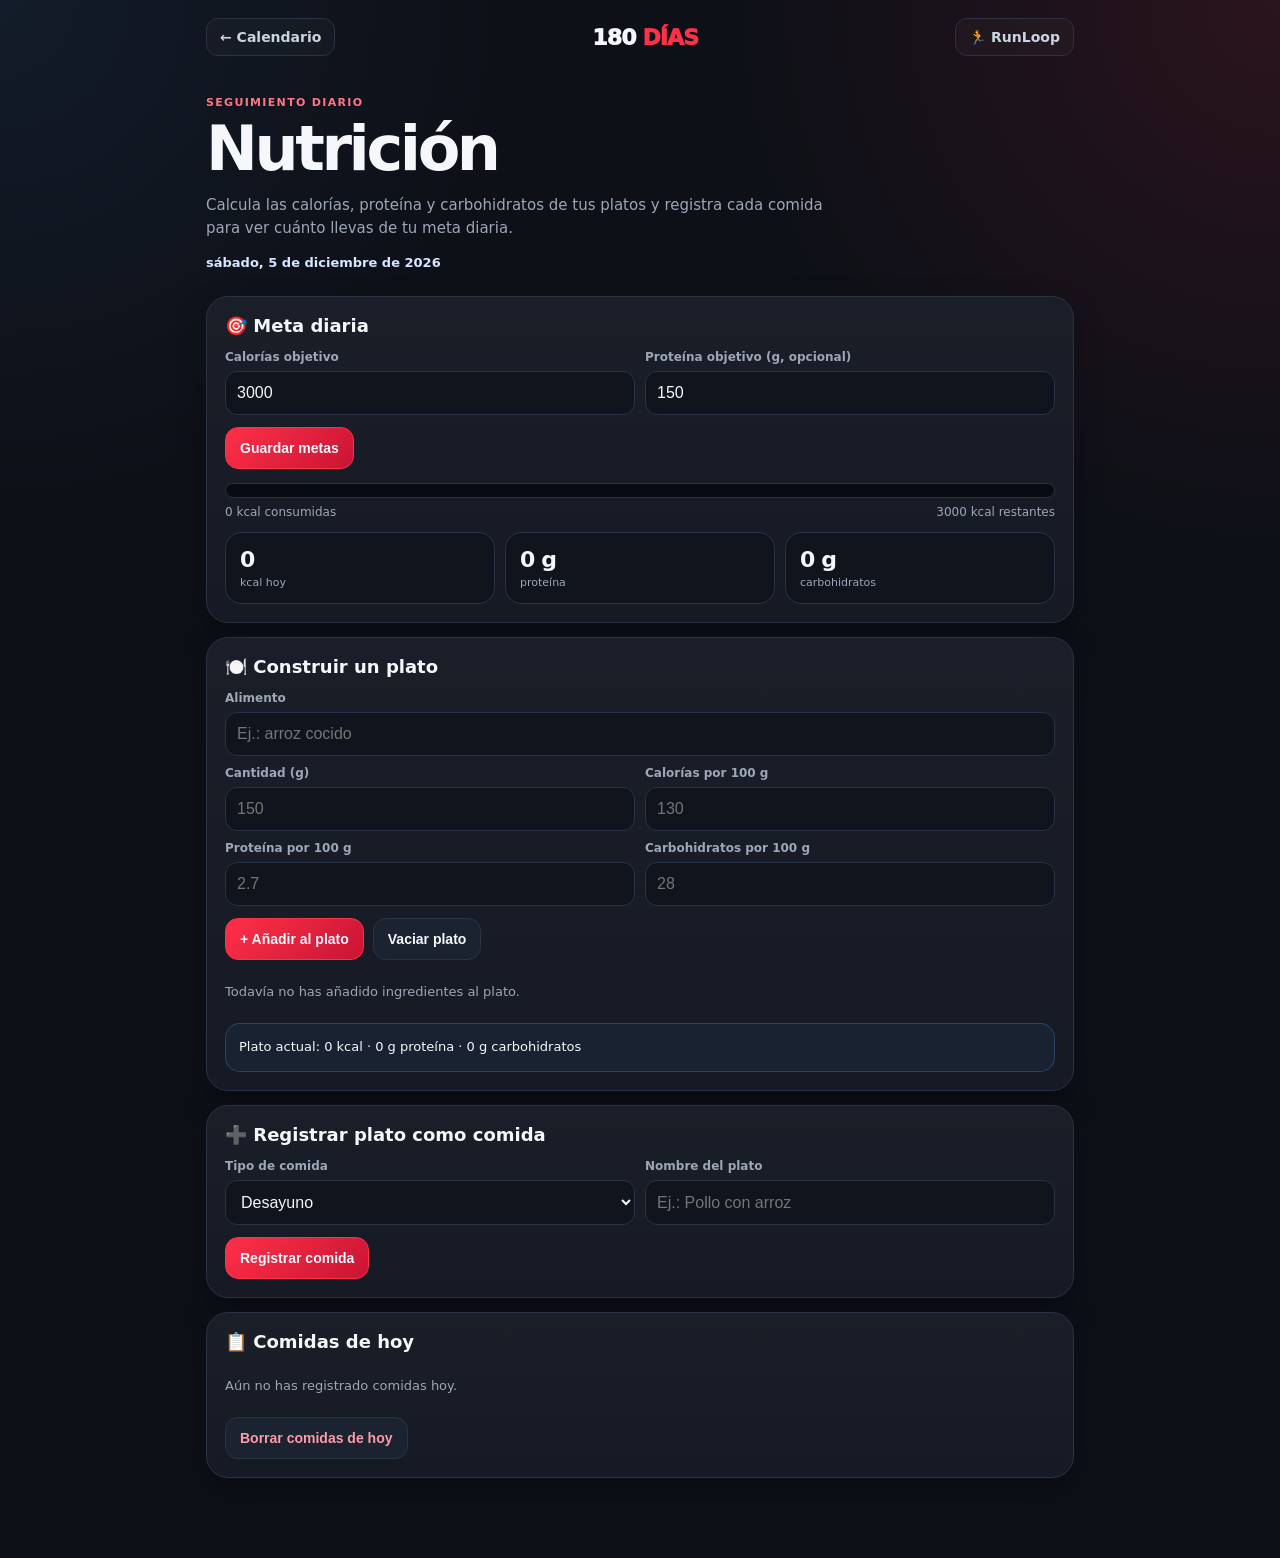
<file: nutrition.html>
<!DOCTYPE html>
<html lang="es">
<head>
<meta charset="UTF-8">
<meta name="viewport" content="width=device-width,initial-scale=1.0,viewport-fit=cover">
<meta name="theme-color" content="#0d1017">
<title>Nutrición · 180 Days</title>
<style>
:root{--bg:#0d1017;--card:#151a24;--card2:#1b2230;--text:#f5f7fb;--muted:#9ca7b8;--line:#2a3344;--red:#ff3048;--blue:#58a6ff;--green:#7ee787;--gold:#f0c674;--danger:#ff7b72;--shadow:0 12px 30px rgba(0,0,0,.25)}
*{box-sizing:border-box}body{margin:0;font-family:Inter,ui-sans-serif,system-ui,-apple-system,BlinkMacSystemFont,"Segoe UI",sans-serif;background:radial-gradient(circle at top right,rgba(255,48,72,.12),transparent 28%),radial-gradient(circle at top left,rgba(88,166,255,.08),transparent 25%),var(--bg);color:var(--text);min-height:100vh}.app{max-width:900px;margin:auto;padding:18px 16px 80px}.top{display:flex;align-items:center;justify-content:space-between;gap:12px;margin-bottom:18px}.back{color:#cbd5e1;text-decoration:none;font-weight:800;font-size:14px;padding:10px 13px;border:1px solid var(--line);border-radius:12px;background:rgba(255,255,255,.025)}.brand{font-weight:950;font-size:22px;letter-spacing:-.04em}.brand span{color:var(--red)}.hero{padding:22px 0 12px}.eyebrow{color:#ff7586;font-weight:900;text-transform:uppercase;letter-spacing:.12em;font-size:11px}.hero h1{font-size:clamp(34px,9vw,62px);line-height:.96;letter-spacing:-.055em;margin:10px 0}.hero p{color:var(--muted);font-size:15px;line-height:1.55;max-width:650px}.card{background:linear-gradient(180deg,rgba(255,255,255,.018),rgba(255,255,255,0)),var(--card);border:1px solid var(--line);border-radius:22px;padding:18px;margin-top:14px;box-shadow:var(--shadow)}.card h2{font-size:18px;margin:0 0 14px}.grid{display:grid;grid-template-columns:repeat(2,minmax(0,1fr));gap:10px}.field{display:grid;gap:7px}.field.full{grid-column:1/-1}label{font-size:12px;color:var(--muted);font-weight:800}input,select{width:100%;border:1px solid var(--line);background:#0f141d;color:var(--text);border-radius:12px;padding:12px 11px;outline:none;font-size:16px}input:focus,select:focus{border-color:var(--blue)}button{border:1px solid var(--line);background:var(--card2);color:var(--text);padding:12px 14px;border-radius:13px;font-weight:900;font-size:14px;cursor:pointer}.primary{background:linear-gradient(135deg,#ff3048,#c91434);border-color:#ff3048}.secondary{color:#b9d6ff}.danger{color:#ff9ba6}.actions{display:flex;gap:9px;flex-wrap:wrap;margin-top:12px}.stats{display:grid;grid-template-columns:repeat(3,minmax(0,1fr));gap:10px}.stat{border:1px solid var(--line);background:#0f141d;border-radius:16px;padding:14px}.stat strong{display:block;font-size:22px;letter-spacing:-.04em}.stat span{display:block;color:var(--muted);font-size:11px;margin-top:4px}.progress-shell{height:15px;background:#080c12;border:1px solid var(--line);border-radius:999px;overflow:hidden;margin:14px 0 7px}.progress-bar{height:100%;width:0;background:linear-gradient(90deg,var(--red),#ff7b72);transition:width .25s ease}.progress-text{display:flex;justify-content:space-between;gap:12px;color:var(--muted);font-size:12px}.ingredients,.meals{display:grid;gap:9px;margin-top:12px}.row{border:1px solid var(--line);background:#0f141d;border-radius:15px;padding:12px;display:grid;grid-template-columns:1fr auto;gap:10px;align-items:center}.row strong{display:block;font-size:14px}.row small{display:block;color:var(--muted);margin-top:4px;line-height:1.4}.remove{padding:8px 10px;color:var(--danger)}.empty{color:var(--muted);font-size:13px;padding:12px 0}.plate-total{margin-top:12px;padding:13px;border:1px solid rgba(88,166,255,.25);background:rgba(88,166,255,.06);border-radius:15px;font-size:13px;line-height:1.6}.today{color:#d8e7ff;font-size:13px;font-weight:800;margin-top:4px}@media(max-width:620px){.grid{grid-template-columns:1fr}.field.full{grid-column:auto}.stats{grid-template-columns:1fr 1fr}.stats .stat:first-child{grid-column:1/-1}.top{align-items:flex-start}.brand{font-size:18px}}
</style>
</head>
<body>
<main class="app">
<div class="top"><a class="back" href="index.html">← Calendario</a><div class="brand">180 <span>DÍAS</span></div><a class="back" href="runloop.html">🏃 RunLoop</a></div>
<section class="hero"><div class="eyebrow">Seguimiento diario</div><h1>Nutrición</h1><p>Calcula las calorías, proteína y carbohidratos de tus platos y registra cada comida para ver cuánto llevas de tu meta diaria.</p><div class="today" id="todayLabel"></div></section>
<section class="card"><h2>🎯 Meta diaria</h2><div class="grid"><div class="field"><label>Calorías objetivo</label><input id="goalCalories" type="number" min="1" step="50" value="3000"></div><div class="field"><label>Proteína objetivo (g, opcional)</label><input id="goalProtein" type="number" min="0" step="5" value="150"></div></div><div class="actions"><button class="primary" id="saveGoals">Guardar metas</button></div><div class="progress-shell"><div id="calorieProgress" class="progress-bar"></div></div><div class="progress-text"><span id="progressUsed">0 kcal consumidas</span><span id="progressLeft">3000 kcal restantes</span></div><div class="stats" style="margin-top:13px"><div class="stat"><strong id="caloriesTotal">0</strong><span>kcal hoy</span></div><div class="stat"><strong id="proteinTotal">0 g</strong><span>proteína</span></div><div class="stat"><strong id="carbsTotal">0 g</strong><span>carbohidratos</span></div></div></section>
<section class="card"><h2>🍽️ Construir un plato</h2><div class="grid"><div class="field full"><label>Alimento</label><input id="foodName" type="text" placeholder="Ej.: arroz cocido"></div><div class="field"><label>Cantidad (g)</label><input id="foodGrams" type="number" min="1" step="1" placeholder="150"></div><div class="field"><label>Calorías por 100 g</label><input id="foodCalories" type="number" min="0" step="1" placeholder="130"></div><div class="field"><label>Proteína por 100 g</label><input id="foodProtein" type="number" min="0" step="0.1" placeholder="2.7"></div><div class="field"><label>Carbohidratos por 100 g</label><input id="foodCarbs" type="number" min="0" step="0.1" placeholder="28"></div></div><div class="actions"><button class="primary" id="addIngredient">+ Añadir al plato</button><button id="clearPlate">Vaciar plato</button></div><div id="ingredientList" class="ingredients"></div><div id="plateTotal" class="plate-total">Plato actual: 0 kcal · 0 g proteína · 0 g carbohidratos</div></section>
<section class="card"><h2>➕ Registrar plato como comida</h2><div class="grid"><div class="field"><label>Tipo de comida</label><select id="mealType"><option>Desayuno</option><option>Almuerzo</option><option>Cena</option><option>Merienda</option><option>Post-entreno</option><option>Otra</option></select></div><div class="field"><label>Nombre del plato</label><input id="mealName" type="text" placeholder="Ej.: Pollo con arroz"></div></div><div class="actions"><button class="primary" id="saveMeal">Registrar comida</button></div></section>
<section class="card"><h2>📋 Comidas de hoy</h2><div id="mealList" class="meals"></div><div class="actions"><button class="danger" id="clearDay">Borrar comidas de hoy</button></div></section>
</main>
<script>
const STORE='nutricion_180_dias_v1';
const todayKey=()=>{const d=new Date();return [d.getFullYear(),String(d.getMonth()+1).padStart(2,'0'),String(d.getDate()).padStart(2,'0')].join('-')};
let data=load();let plate=[];
function load(){try{return JSON.parse(localStorage.getItem(STORE))||{goals:{calories:3000,protein:150},days:{}}}catch{return{goals:{calories:3000,protein:150},days:{}}}}
function save(){localStorage.setItem(STORE,JSON.stringify(data))}
function day(){const k=todayKey();if(!data.days[k])data.days[k]={meals:[]};return data.days[k]}
function n(v){return Number(v)||0}function fmt(v){return Math.round(v*10)/10}
function plateTotals(){return plate.reduce((a,x)=>({calories:a.calories+x.calories,protein:a.protein+x.protein,carbs:a.carbs+x.carbs}),{calories:0,protein:0,carbs:0})}
function dayTotals(){return day().meals.reduce((a,x)=>({calories:a.calories+x.calories,protein:a.protein+x.protein,carbs:a.carbs+x.carbs}),{calories:0,protein:0,carbs:0})}
function renderPlate(){const box=document.getElementById('ingredientList');box.innerHTML='';if(!plate.length)box.innerHTML='<div class="empty">Todavía no has añadido ingredientes al plato.</div>';plate.forEach((x,i)=>{const el=document.createElement('div');el.className='row';el.innerHTML=`<div><strong>${x.name}</strong><small>${fmt(x.grams)} g · ${fmt(x.calories)} kcal · ${fmt(x.protein)} g proteína · ${fmt(x.carbs)} g carbohidratos</small></div><button class="remove">×</button>`;el.querySelector('button').onclick=()=>{plate.splice(i,1);renderPlate()};box.appendChild(el)});const t=plateTotals();document.getElementById('plateTotal').textContent=`Plato actual: ${fmt(t.calories)} kcal · ${fmt(t.protein)} g proteína · ${fmt(t.carbs)} g carbohidratos`}
function renderDay(){const box=document.getElementById('mealList');box.innerHTML='';const meals=day().meals;if(!meals.length)box.innerHTML='<div class="empty">Aún no has registrado comidas hoy.</div>';meals.forEach((m,i)=>{const el=document.createElement('div');el.className='row';el.innerHTML=`<div><strong>${m.type} · ${m.name}</strong><small>${fmt(m.calories)} kcal · ${fmt(m.protein)} g proteína · ${fmt(m.carbs)} g carbohidratos</small></div><button class="remove">×</button>`;el.querySelector('button').onclick=()=>{meals.splice(i,1);save();renderDay()};box.appendChild(el)});const t=dayTotals(),g=data.goals.calories||3000;document.getElementById('caloriesTotal').textContent=fmt(t.calories);document.getElementById('proteinTotal').textContent=fmt(t.protein)+' g';document.getElementById('carbsTotal').textContent=fmt(t.carbs)+' g';const pct=Math.min(100,g?Math.round(t.calories/g*100):0);document.getElementById('calorieProgress').style.width=pct+'%';document.getElementById('progressUsed').textContent=fmt(t.calories)+' kcal consumidas';document.getElementById('progressLeft').textContent=Math.max(0,fmt(g-t.calories))+' kcal restantes'}
document.getElementById('saveGoals').onclick=()=>{data.goals.calories=Math.max(1,n(document.getElementById('goalCalories').value));data.goals.protein=Math.max(0,n(document.getElementById('goalProtein').value));save();renderDay()};
document.getElementById('addIngredient').onclick=()=>{const name=document.getElementById('foodName').value.trim(),grams=n(document.getElementById('foodGrams').value);if(!name||grams<=0){alert('Escribe el alimento y una cantidad válida en gramos.');return}const factor=grams/100;plate.push({name,grams,calories:n(document.getElementById('foodCalories').value)*factor,protein:n(document.getElementById('foodProtein').value)*factor,carbs:n(document.getElementById('foodCarbs').value)*factor});['foodName','foodGrams','foodCalories','foodProtein','foodCarbs'].forEach(id=>document.getElementById(id).value='');renderPlate()};
document.getElementById('clearPlate').onclick=()=>{plate=[];renderPlate()};
document.getElementById('saveMeal').onclick=()=>{if(!plate.length){alert('Añade al menos un alimento al plato.');return}const t=plateTotals(),name=document.getElementById('mealName').value.trim()||'Plato sin nombre',type=document.getElementById('mealType').value;day().meals.push({id:Date.now(),type,name,...t});save();plate=[];document.getElementById('mealName').value='';renderPlate();renderDay()};
document.getElementById('clearDay').onclick=()=>{if(confirm('¿Borrar todas las comidas registradas hoy?')){day().meals=[];save();renderDay()}};
document.getElementById('goalCalories').value=data.goals.calories||3000;document.getElementById('goalProtein').value=data.goals.protein||150;document.getElementById('todayLabel').textContent=new Date().toLocaleDateString('es-ES',{weekday:'long',day:'numeric',month:'long',year:'numeric'});renderPlate();renderDay();
</script>
</body>
</html>
</file>
